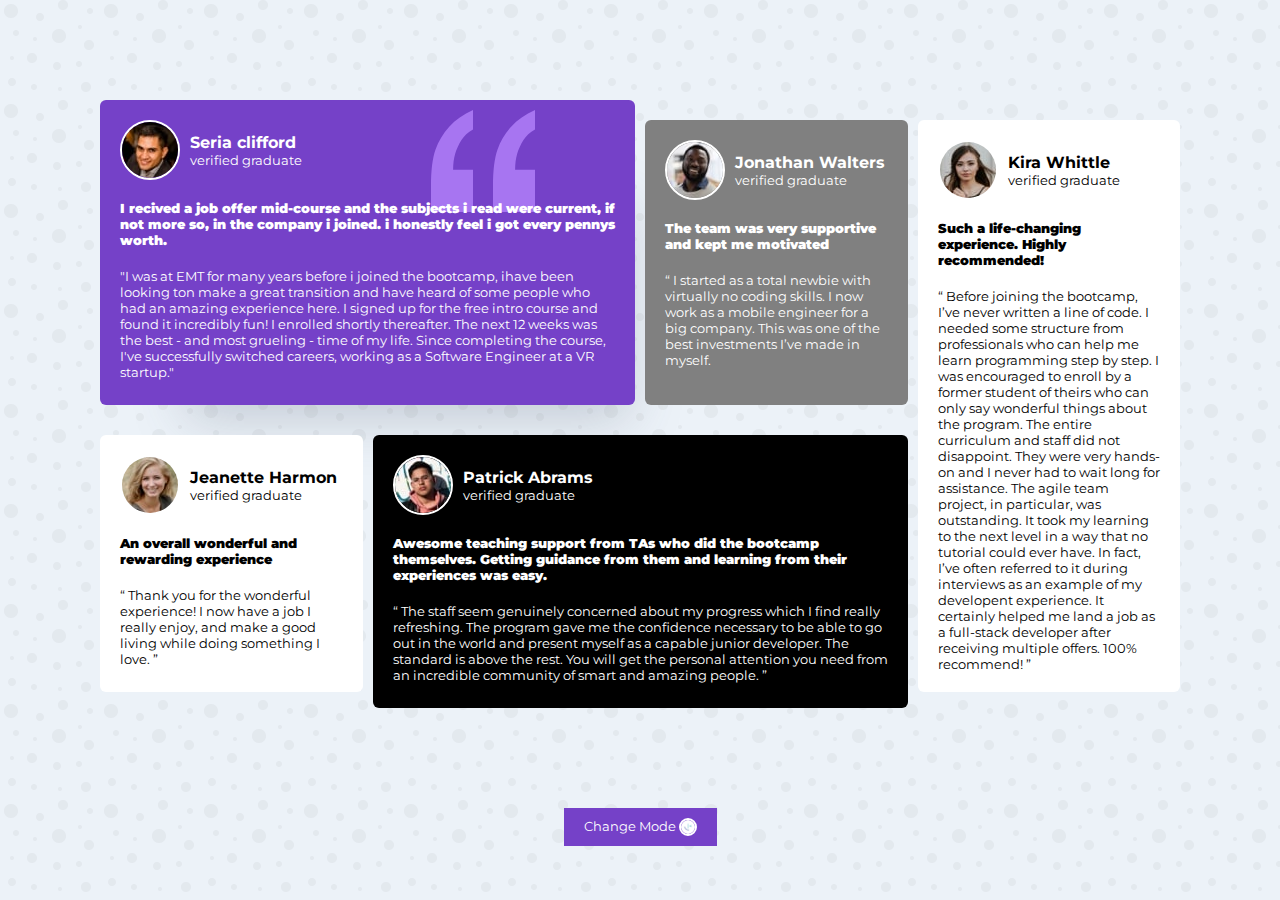
<file: grid.html>
<!DOCTYPE html>
<html lang="en">
<head>
    <meta charset="UTF-8">
    <meta http-equiv="X-UA-Compatible" content="IE=edge">
    <meta name="viewport" content="width=device-width, initial-scale=1.0">
    <link rel="stylesheet" href="grid.css">
    <link href="https://fonts.googleapis.com/css2?family=Kaushan+Script&family=Montserrat&family=Pacifico&display=swap" rel="stylesheet">
    <title>Document</title>
</head>
<body class="body">
    <div class="container">
        <div class="card card-purple">
            <header>
                <img src="images/image-daniel.jpg" alt="">
                <div>
                    <h4>Seria clifford</h4>
                    <p>verified graduate</p>
                </div>
            </header>
            <p class="card-lead">
                I recived a job offer mid-course and the subjects i read were current, if not more so,
                 in the company i joined. i honestly feel i got every pennys worth. 
            </p>
            <p class="card-quote">
                "I was at EMT for many years before i joined the bootcamp, ihave been looking ton make a great transition 
                and have heard of some people who had an amazing experience here.
                 I signed up for the free intro course and found it incredibly fun! I enrolled shortly thereafter. The next 12 weeks was the best - and most grueling - time of my life. Since completing the course,
                 I've successfully switched careers, working as a Software Engineer at a VR startup."
            </p>
        </div>

        <div class="card card-ash">
            <header>
                <img src="images/image-jonathan.jpg" alt="">
                <div>
                    <h4> Jonathan Walters</h4>
                    <p>verified graduate</p>
                </div>
            </header>
            <p class="card-lead">
                The team was very supportive and kept me motivated
            </p>
            <p class="card-quote">
                “ I started as a total newbie with virtually no coding skills. I now work as a mobile engineer for a big company. This was one of the best investments I’ve made in myself. 
            </p>
        </div>

        <div class="card card-white">
            <header>
                <img src="images/image-kira.jpg" alt="">
                <div>
                    <h4> Kira Whittle </h4>
                    <p>verified graduate</p>
                </div>
            </header>
            <p class="card-lead">
                Such a life-changing experience. Highly recommended! 
            </p>
            <p class="card-quote">
                “ Before joining the bootcamp, I’ve never written a line of code.
                 I needed some structure from professionals who can help me learn programming step by step. I was encouraged to enroll by a former student of theirs who can only say wonderful things about the program. The entire curriculum and staff did not disappoint. They were very hands-on and I never had to wait long for assistance. The agile team project, in particular, was outstanding. It took my learning to the next level in a way that no tutorial could ever have. In fact, I’ve often referred to it during interviews as an example of my developent experience.
                 It certainly helped me land a job as a full-stack developer after receiving multiple offers. 100% recommend! ”
            </p>
        </div>

        <div class="card card-white2">
            <header>
                <img src="images/image-jeanette.jpg" alt="">
                <div>
                    <h4>Jeanette Harmon</h4>
                    <p>verified graduate</p>
                </div>
            </header>
            <p class="card-lead">
                An overall wonderful and rewarding experience
            </p>
            <p class="card-quote">
                “ Thank you for the wonderful experience! I now have a job I really enjoy, and make a good living while doing something I love. ” 
            </p>
        </div>

        <div class="card card-black">
            <header>
                <img src="images/image-patrick.jpg" alt="">
                <div>
                    <h4> Patrick Abrams</h4>
                    <p>verified graduate</p>
                </div>
            </header>
            <p class="card-lead">
                Awesome teaching support from TAs who did the bootcamp themselves. Getting guidance from them and learning from their experiences was easy.
            </p>
            <p class="card-quote">
                “ The staff seem genuinely concerned about my progress which I find really refreshing. The program gave me the confidence necessary to be able to go out in the world and present myself as a capable junior developer. The standard is above the rest.
                 You will get the personal attention you need from an incredible community of smart and amazing people. ” 
            </p>
        </div>
    </div>
 <div class="btn-cont">
    <button class="btn">Change Mode&nbsp;<img src="images/favicon-32x32.png" alt="/" class="mode-icon"></button>
</div>

<script>
    let btn = document.querySelector('.btn');
    let light = document.querySelector('.body')
    let cardblack = document.querySelector('.card-black')

    btn.onclick = function dropmenu(){
        light.classList.toggle('active');
        cardblack.classList.toggle('activecard')
    }
    
</script>
</body>
</html>
</file>
<file: grid.css>
*{
    box-sizing: border-box;
    margin: 0;
    padding: 0;
    font-family: 'Montserrat', sans-serif;
}
body{
    background-color: hsla(210, 46%, 95%, 1);
    background-image: url("data:image/svg+xml,%3Csvg width='100' height='100' viewBox='0 0 100 100' xmlns='http://www.w3.org/2000/svg'%3E%3Cpath d='M11 18c3.866 0 7-3.134 7-7s-3.134-7-7-7-7 3.134-7 7 3.134 7 7 7zm48 25c3.866 0 7-3.134 7-7s-3.134-7-7-7-7 3.134-7 7 3.134 7 7 7zm-43-7c1.657 0 3-1.343 3-3s-1.343-3-3-3-3 1.343-3 3 1.343 3 3 3zm63 31c1.657 0 3-1.343 3-3s-1.343-3-3-3-3 1.343-3 3 1.343 3 3 3zM34 90c1.657 0 3-1.343 3-3s-1.343-3-3-3-3 1.343-3 3 1.343 3 3 3zm56-76c1.657 0 3-1.343 3-3s-1.343-3-3-3-3 1.343-3 3 1.343 3 3 3zM12 86c2.21 0 4-1.79 4-4s-1.79-4-4-4-4 1.79-4 4 1.79 4 4 4zm28-65c2.21 0 4-1.79 4-4s-1.79-4-4-4-4 1.79-4 4 1.79 4 4 4zm23-11c2.76 0 5-2.24 5-5s-2.24-5-5-5-5 2.24-5 5 2.24 5 5 5zm-6 60c2.21 0 4-1.79 4-4s-1.79-4-4-4-4 1.79-4 4 1.79 4 4 4zm29 22c2.76 0 5-2.24 5-5s-2.24-5-5-5-5 2.24-5 5 2.24 5 5 5zM32 63c2.76 0 5-2.24 5-5s-2.24-5-5-5-5 2.24-5 5 2.24 5 5 5zm57-13c2.76 0 5-2.24 5-5s-2.24-5-5-5-5 2.24-5 5 2.24 5 5 5zm-9-21c1.105 0 2-.895 2-2s-.895-2-2-2-2 .895-2 2 .895 2 2 2zM60 91c1.105 0 2-.895 2-2s-.895-2-2-2-2 .895-2 2 .895 2 2 2zM35 41c1.105 0 2-.895 2-2s-.895-2-2-2-2 .895-2 2 .895 2 2 2zM12 60c1.105 0 2-.895 2-2s-.895-2-2-2-2 .895-2 2 .895 2 2 2z' fill='%23000000' fill-opacity='0.04' fill-rule='evenodd'/%3E%3C/svg%3E");
    max-width: 1500px;
    margin: auto;
}
.body{
    transition: 0.6s;
}
.active{
    background-color: black;
    transition: 0.6s;
    background-image: url("data:image/svg+xml,%3Csvg width='100' height='100' viewBox='0 0 100 100' xmlns='http://www.w3.org/2000/svg'%3E%3Cpath d='M11 18c3.866 0 7-3.134 7-7s-3.134-7-7-7-7 3.134-7 7 3.134 7 7 7zm48 25c3.866 0 7-3.134 7-7s-3.134-7-7-7-7 3.134-7 7 3.134 7 7 7zm-43-7c1.657 0 3-1.343 3-3s-1.343-3-3-3-3 1.343-3 3 1.343 3 3 3zm63 31c1.657 0 3-1.343 3-3s-1.343-3-3-3-3 1.343-3 3 1.343 3 3 3zM34 90c1.657 0 3-1.343 3-3s-1.343-3-3-3-3 1.343-3 3 1.343 3 3 3zm56-76c1.657 0 3-1.343 3-3s-1.343-3-3-3-3 1.343-3 3 1.343 3 3 3zM12 86c2.21 0 4-1.79 4-4s-1.79-4-4-4-4 1.79-4 4 1.79 4 4 4zm28-65c2.21 0 4-1.79 4-4s-1.79-4-4-4-4 1.79-4 4 1.79 4 4 4zm23-11c2.76 0 5-2.24 5-5s-2.24-5-5-5-5 2.24-5 5 2.24 5 5 5zm-6 60c2.21 0 4-1.79 4-4s-1.79-4-4-4-4 1.79-4 4 1.79 4 4 4zm29 22c2.76 0 5-2.24 5-5s-2.24-5-5-5-5 2.24-5 5 2.24 5 5 5zM32 63c2.76 0 5-2.24 5-5s-2.24-5-5-5-5 2.24-5 5 2.24 5 5 5zm57-13c2.76 0 5-2.24 5-5s-2.24-5-5-5-5 2.24-5 5 2.24 5 5 5zm-9-21c1.105 0 2-.895 2-2s-.895-2-2-2-2 .895-2 2 .895 2 2 2zM60 91c1.105 0 2-.895 2-2s-.895-2-2-2-2 .895-2 2 .895 2 2 2zM35 41c1.105 0 2-.895 2-2s-.895-2-2-2-2 .895-2 2 .895 2 2 2zM12 60c1.105 0 2-.895 2-2s-.895-2-2-2-2 .895-2 2 .895 2 2 2z' fill='%23ffffff' fill-opacity='0.04' fill-rule='evenodd'/%3E%3C/svg%3E");
}
.activecard{
    background-color: hsla(217, 19%, 35%, 1)!important;
    color: white;
}
p{
    font-size: 13px;
}
.container{ 
    margin: 100px;
    display: grid;
    grid-template-columns: repeat(4, 1fr);
    gap: 10px;
}
.container:hover .card{
    filter: blur(2px);
    transition: 0.5s ease;
}
.container:hover .card:hover{
    filter: blur(0px);
    transform: scale(1.05);
    z-index: 200;
}
header{
    display: flex;
    align-items: center;
}
header div{
    margin-left: 10px;
}
.card-purple{
    background-color: hsl(263, 55%, 52%);
    background-image: url(./images/bg-pattern-quotation.svg);
    background-repeat: no-repeat;
    background-position: top 10px right 100px;
    padding: 20px;
    color: #fff;
    border-radius: 6px;
    grid-column: 1/3;
    grid-row: 1/2;
    transition: 0.3s;
    box-shadow: 40px 60px 50px -47px rgb(72 85 106 / 25%);
}
.card-lead{
    margin: 20px 0;
    font-weight: 900;
}
.card-ash{
    background-color: grey;
    padding: 20px;
    color: #fff;
    border-radius: 6px;
    margin-top: 20px;
}

.card-white{
    background-color: #fff;
    padding: 20px;
    border-radius: 6px;
    margin-top: 20px;
    grid-column: 4/5;
    grid-row: 1/3;
}
.card-black{
    background-color: black;
    color: white;
    padding: 20px;
    border-radius: 6px;
    margin-top: 20px;
    grid-column: 2/4;
    grid-row: 2/4;
}
.card-white2{
    background-color: #fff;
    padding: 20px;
    border-radius: 6px;
    margin-top: 20px;
}
.btn-cont{
    display: flex;
    justify-content: center;
    align-content: center;
}
.btn{
    background-color: hsla(263, 55%, 52%, 1);
    border: none;
    color: #fff;
    padding: 10px 20px;
    display: flex;
    outline: none;
    margin-bottom: 30px;
}
.mode-icon{
    width: 18px;
}
img{
    border-radius: 50%;
    border: white 2px solid;
}
@media(max-width: 980px){
    .card-purple{
        grid-column: 1/5;
        grid-row: 1/2;
    }
    .card-white{
        grid-column: 1/4;
        grid-row: 2/3;  
    }
    .card-black{
        grid-column: 1/5;  
        grid-row: 3/5;
    }
    .card-white2{
        grid-column: 1/5;
    }

}
@media(max-width: 750px){
    .container{
        display: flex;
        flex-direction: column;
    }
}
@media(max-width: 500px){
    .container{
        margin: 20px;
    }
}
</file>
